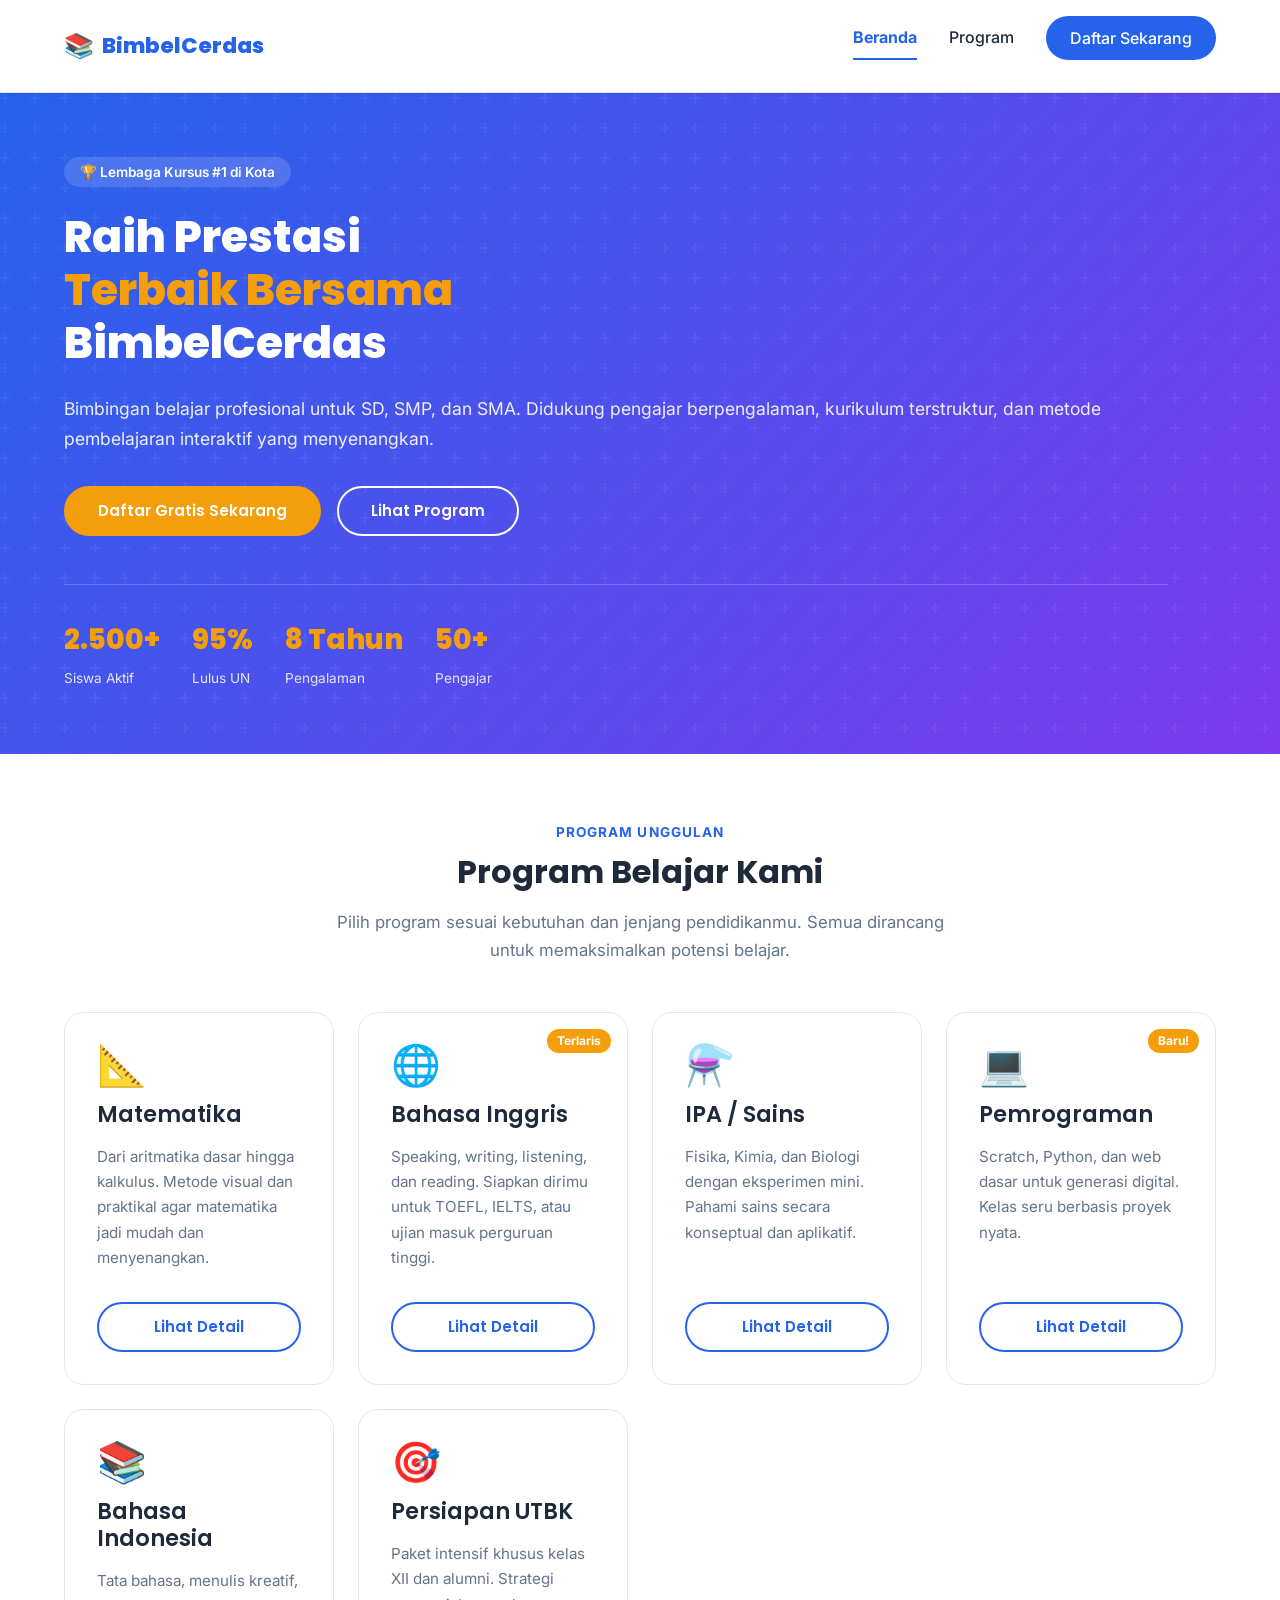
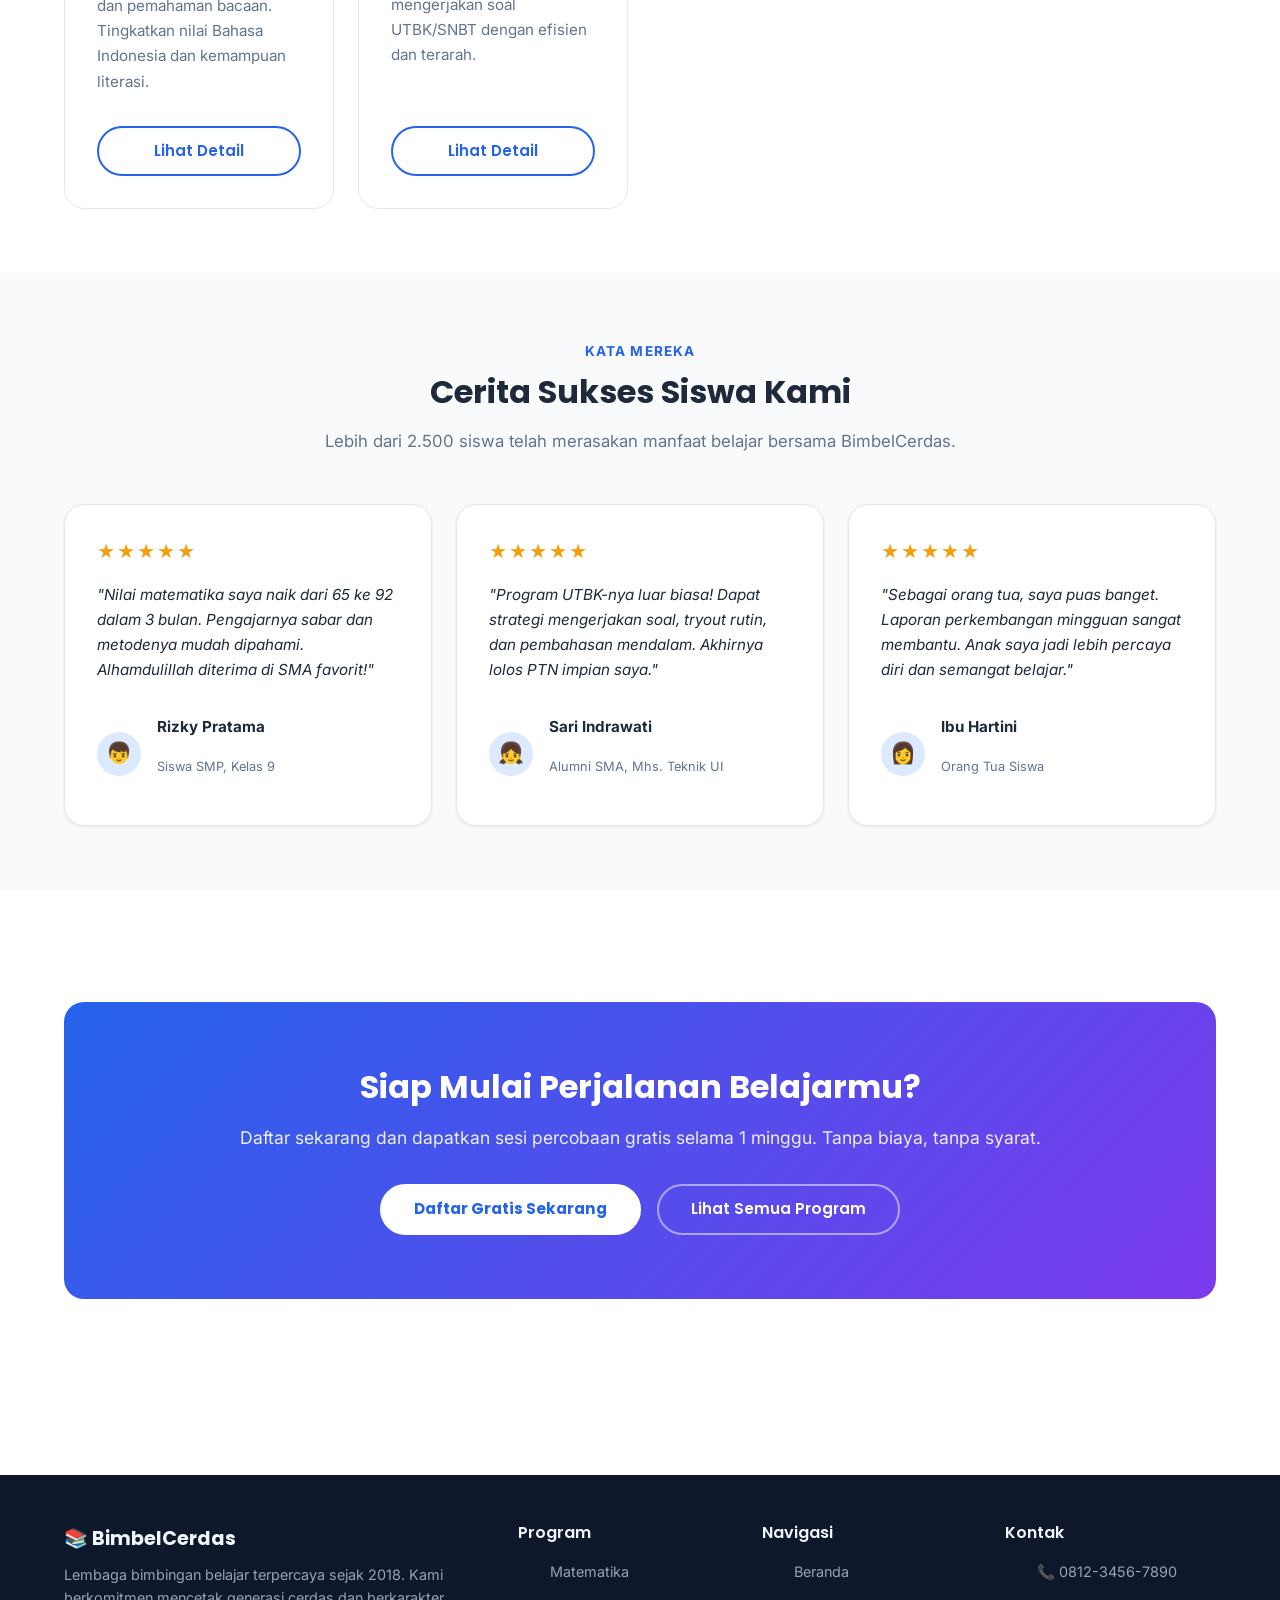
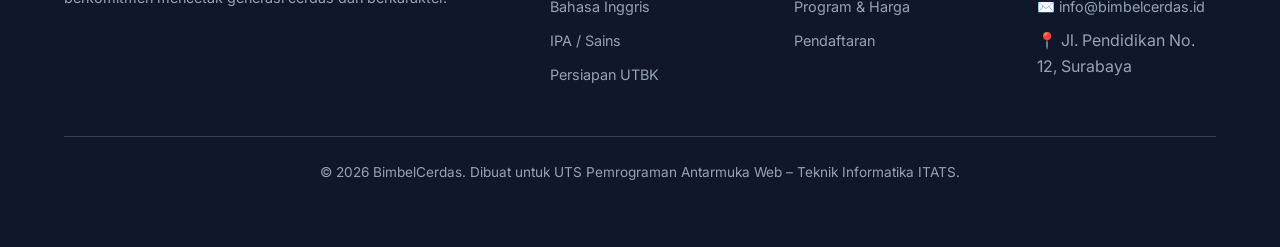
<file: index.html>
<!doctype html>
<html lang="id">
<head>
  <meta charset="UTF-8">
  <meta name="viewport" content="width=device-width, initial-scale=1.0">
  <title>BimbelCerdas – Bimbingan Belajar Terpercaya</title>
  <meta name="description" content="BimbelCerdas adalah lembaga bimbingan belajar berkualitas untuk SD, SMP, SMA dengan pengajar berpengalaman. Daftar sekarang dan raih prestasi terbaikmu!">
  <link rel="preconnect" href="https://fonts.googleapis.com">
  <link href="https://fonts.googleapis.com/css2?family=Poppins:wght@600;700;800&family=Inter:wght@400;500;600&display=swap" rel="stylesheet">
  <link rel="stylesheet" href="https://cdn.jsdelivr.net/npm/bootstrap@5.3.3/dist/css/bootstrap.min.css">
  <link rel="stylesheet" href="css/style.css">
</head>
<body>

  <a href="#konten-utama" class="skip-link">Lewati ke konten utama</a>

  <header>
    <div class="container">
      <nav class="nav-inner" aria-label="Navigasi utama">
        <a href="index.html" class="nav-logo" aria-label="BimbelCerdas – Halaman beranda">
          BimbelCerdas
        </a>
        <button class="nav-toggle" aria-expanded="false" aria-controls="nav-menu" aria-label="Buka menu navigasi"
          onclick="this.setAttribute('aria-expanded', this.getAttribute('aria-expanded')==='true' ? 'false' : 'true'); document.getElementById('nav-menu').classList.toggle('is-open')">
          ☰
        </button>
        <ul class="nav-links" id="nav-menu" role="list">
          <li><a href="index.html" aria-current="page">Beranda</a></li>
          <li><a href="katalog.html">Program</a></li>
          <li><a href="pendaftaran.html" class="nav-cta">Daftar Sekarang</a></li>
        </ul>
      </nav>
    </div>
  </header>

  <main id="konten-utama">

    <section class="hero" aria-labelledby="hero-heading">
      <div class="container">
        <div class="hero-layout">
          <div class="hero-text">
            <div class="hero-badge">
              🏆 Lembaga Kursus #1 di Kota
            </div>
            <h1 id="hero-heading">
              Raih Prestasi<br>
              <span>Terbaik Bersama</span><br>
              BimbelCerdas
            </h1>
            <p class="hero-desc">
              Bimbingan belajar profesional untuk SD, SMP, dan SMA. Didukung pengajar berpengalaman, kurikulum terstruktur, dan metode pembelajaran interaktif yang menyenangkan.
            </p>
            <div class="hero-actions">
              <a href="pendaftaran.html" class="btn btn-secondary">Daftar Gratis Sekarang</a>
              <a href="katalog.html" class="btn btn-outline" style="color:#fff;border-color:#fff;">Lihat Program</a>
            </div>
            <div class="hero-stats">
              <div class="hero-stat">
                <strong>2.500+</strong>
                <span>Siswa Aktif</span>
              </div>
              <div class="hero-stat">
                <strong>95%</strong>
                <span>Lulus UN</span>
              </div>
              <div class="hero-stat">
                <strong>8 Tahun</strong>
                <span>Pengalaman</span>
              </div>
              <div class="hero-stat">
                <strong>50+</strong>
                <span>Pengajar</span>
              </div>
            </div>
          </div>
        </div>
      </div>
    </section>

    <section aria-labelledby="layanan-heading">
      <div class="container">
        <div class="section-header">
          <span class="section-label">Program Unggulan</span>
          <h2 id="layanan-heading">Program Belajar Kami</h2>
          <p>Pilih program sesuai kebutuhan dan jenjang pendidikanmu. Semua dirancang untuk memaksimalkan potensi belajar.</p>
        </div>

        <div class="services-grid">
          <article class="service-card">
            <div class="service-icon" aria-hidden="true">📐</div>
            <h3>Matematika</h3>
            <p>Dari aritmatika dasar hingga kalkulus. Metode visual dan praktikal agar matematika jadi mudah dan menyenangkan.</p>
            <a href="katalog.html#matematika" class="btn btn-outline">Lihat Detail</a>
          </article>

          <article class="service-card">
            <div class="service-badge" aria-label="Paling populer">Terlaris</div>
            <div class="service-icon" aria-hidden="true">🌐</div>
            <h3>Bahasa Inggris</h3>
            <p>Speaking, writing, listening, dan reading. Siapkan dirimu untuk TOEFL, IELTS, atau ujian masuk perguruan tinggi.</p>
            <a href="katalog.html#bahasa-inggris" class="btn btn-outline">Lihat Detail</a>
          </article>

          <article class="service-card">
            <div class="service-icon" aria-hidden="true">⚗️</div>
            <h3>IPA / Sains</h3>
            <p>Fisika, Kimia, dan Biologi dengan eksperimen mini. Pahami sains secara konseptual dan aplikatif.</p>
            <a href="katalog.html#ipa" class="btn btn-outline">Lihat Detail</a>
          </article>

          <article class="service-card">
            <div class="service-badge" aria-label="Program baru">Baru!</div>
            <div class="service-icon" aria-hidden="true">💻</div>
            <h3>Pemrograman</h3>
            <p>Scratch, Python, dan web dasar untuk generasi digital. Kelas seru berbasis proyek nyata.</p>
            <a href="katalog.html#coding" class="btn btn-outline">Lihat Detail</a>
          </article>

          <article class="service-card">
            <div class="service-icon" aria-hidden="true">📚</div>
            <h3>Bahasa Indonesia</h3>
            <p>Tata bahasa, menulis kreatif, dan pemahaman bacaan. Tingkatkan nilai Bahasa Indonesia dan kemampuan literasi.</p>
            <a href="katalog.html#b-indo" class="btn btn-outline">Lihat Detail</a>
          </article>

          <article class="service-card">
            <div class="service-icon" aria-hidden="true">🎯</div>
            <h3>Persiapan UTBK</h3>
            <p>Paket intensif khusus kelas XII dan alumni. Strategi mengerjakan soal UTBK/SNBT dengan efisien dan terarah.</p>
            <a href="katalog.html#utbk" class="btn btn-outline">Lihat Detail</a>
          </article>
        </div>
      </div>
    </section>

    <section class="testimonials-bg" aria-labelledby="testimoni-heading">
      <div class="container">
        <div class="section-header">
          <span class="section-label">Kata Mereka</span>
          <h2 id="testimoni-heading">Cerita Sukses Siswa Kami</h2>
          <p>Lebih dari 2.500 siswa telah merasakan manfaat belajar bersama BimbelCerdas.</p>
      </div>

        <div class="testimonials-grid">
          <article class="testimonial-card">
            <div class="testimonial-stars" aria-label="Rating: 5 dari 5 bintang">★★★★★</div>
            <p class="testimonial-text">"Nilai matematika saya naik dari 65 ke 92 dalam 3 bulan. Pengajarnya sabar dan metodenya mudah dipahami. Alhamdulillah diterima di SMA favorit!"</p>
            <div class="testimonial-author">
              <div class="testimonial-avatar" aria-hidden="true">👦</div>
              <div>
                <p class="testimonial-name">Rizky Pratama</p>
                <p class="testimonial-role">Siswa SMP, Kelas 9</p>
              </div>
            </div>
          </article>

          <article class="testimonial-card">
            <div class="testimonial-stars" aria-label="Rating: 5 dari 5 bintang">★★★★★</div>
            <p class="testimonial-text">"Program UTBK-nya luar biasa! Dapat strategi mengerjakan soal, tryout rutin, dan pembahasan mendalam. Akhirnya lolos PTN impian saya."</p>
            <div class="testimonial-author">
              <div class="testimonial-avatar" aria-hidden="true">👧</div>
              <div>
                <p class="testimonial-name">Sari Indrawati</p>
                <p class="testimonial-role">Alumni SMA, Mhs. Teknik UI</p>
              </div>
            </div>
          </article>

          <article class="testimonial-card">
            <div class="testimonial-stars" aria-label="Rating: 5 dari 5 bintang">★★★★★</div>
            <p class="testimonial-text">"Sebagai orang tua, saya puas banget. Laporan perkembangan mingguan sangat membantu. Anak saya jadi lebih percaya diri dan semangat belajar."</p>
            <div class="testimonial-author">
              <div class="testimonial-avatar" aria-hidden="true">👩</div>
              <div>
                <p class="testimonial-name">Ibu Hartini</p>
                <p class="testimonial-role">Orang Tua Siswa</p>
              </div>
            </div>
          </article>
        </div>
      </div>
    </section>

    <section aria-labelledby="cta-heading">
      <div class="container">
        <div class="cta-section">
          <h2 id="cta-heading">Siap Mulai Perjalanan Belajarmu?</h2>
          <p>Daftar sekarang dan dapatkan sesi percobaan gratis selama 1 minggu. Tanpa biaya, tanpa syarat.</p>
          <div class="cta-actions">
            <a href="pendaftaran.html" class="btn btn-white">Daftar Gratis Sekarang</a>
            <a href="katalog.html" class="btn btn-outline" style="color:#fff;border-color:rgba(255,255,255,0.5)">Lihat Semua Program</a>
          </div>
        </div>
      </div>
    </section>

  </main>

  <footer>
    <div class="container">
      <div class="footer-grid">
        <div class="footer-brand">
          <strong>📚 BimbelCerdas</strong>
          <p>Lembaga bimbingan belajar terpercaya sejak 2018. Kami berkomitmen mencetak generasi cerdas dan berkarakter.</p>
        </div>
        <nav class="footer-col" aria-label="Navigasi program">
          <h4>Program</h4>
          <ul>
            <li><a href="katalog.html#matematika">Matematika</a></li>
            <li><a href="katalog.html#bahasa-inggris">Bahasa Inggris</a></li>
            <li><a href="katalog.html#ipa">IPA / Sains</a></li>
            <li><a href="katalog.html#utbk">Persiapan UTBK</a></li>
          </ul>
        </nav>
        <nav class="footer-col" aria-label="Navigasi halaman">
          <h4>Navigasi</h4>
          <ul>
            <li><a href="index.html">Beranda</a></li>
            <li><a href="katalog.html">Program & Harga</a></li>
            <li><a href="pendaftaran.html">Pendaftaran</a></li>
          </ul>
        </nav>
        <div class="footer-col">
          <h4>Kontak</h4>
          <ul>
            <li><a href="tel:+6281234567890">📞 0812-3456-7890</a></li>
            <li><a href="mailto:info@bimbelcerdas.id">✉️ info@bimbelcerdas.id</a></li>
            <li><span>📍 Jl. Pendidikan No. 12, Surabaya</span></li>
          </ul>
        </div>
      </div>
      <div class="footer-bottom">
        <p>&copy; 2026 BimbelCerdas. Dibuat untuk UTS Pemrograman Antarmuka Web – Teknik Informatika ITATS.</p>
      </div>
    </div>
  </footer>

  <script src="https://cdn.jsdelivr.net/npm/bootstrap@5.3.3/dist/js/bootstrap.bundle.min.js"></script>
</body>
</html>
</file>
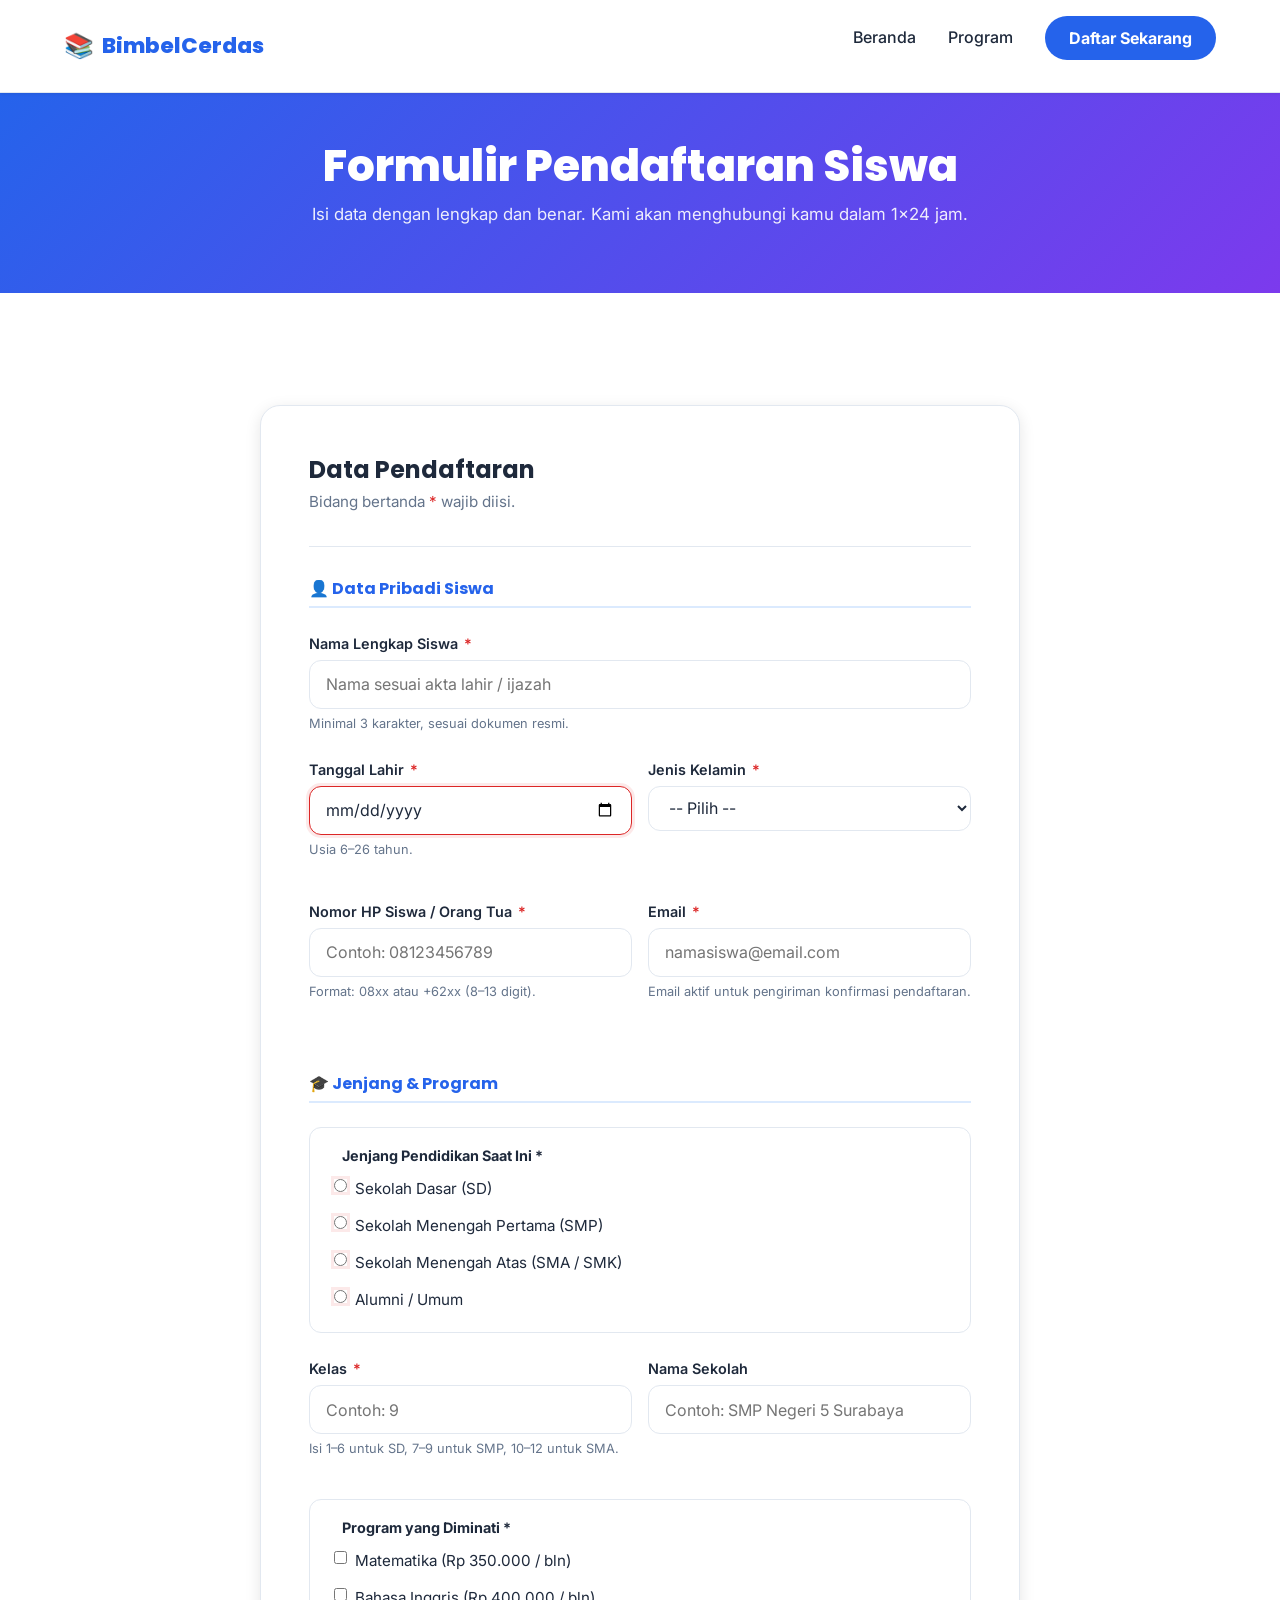
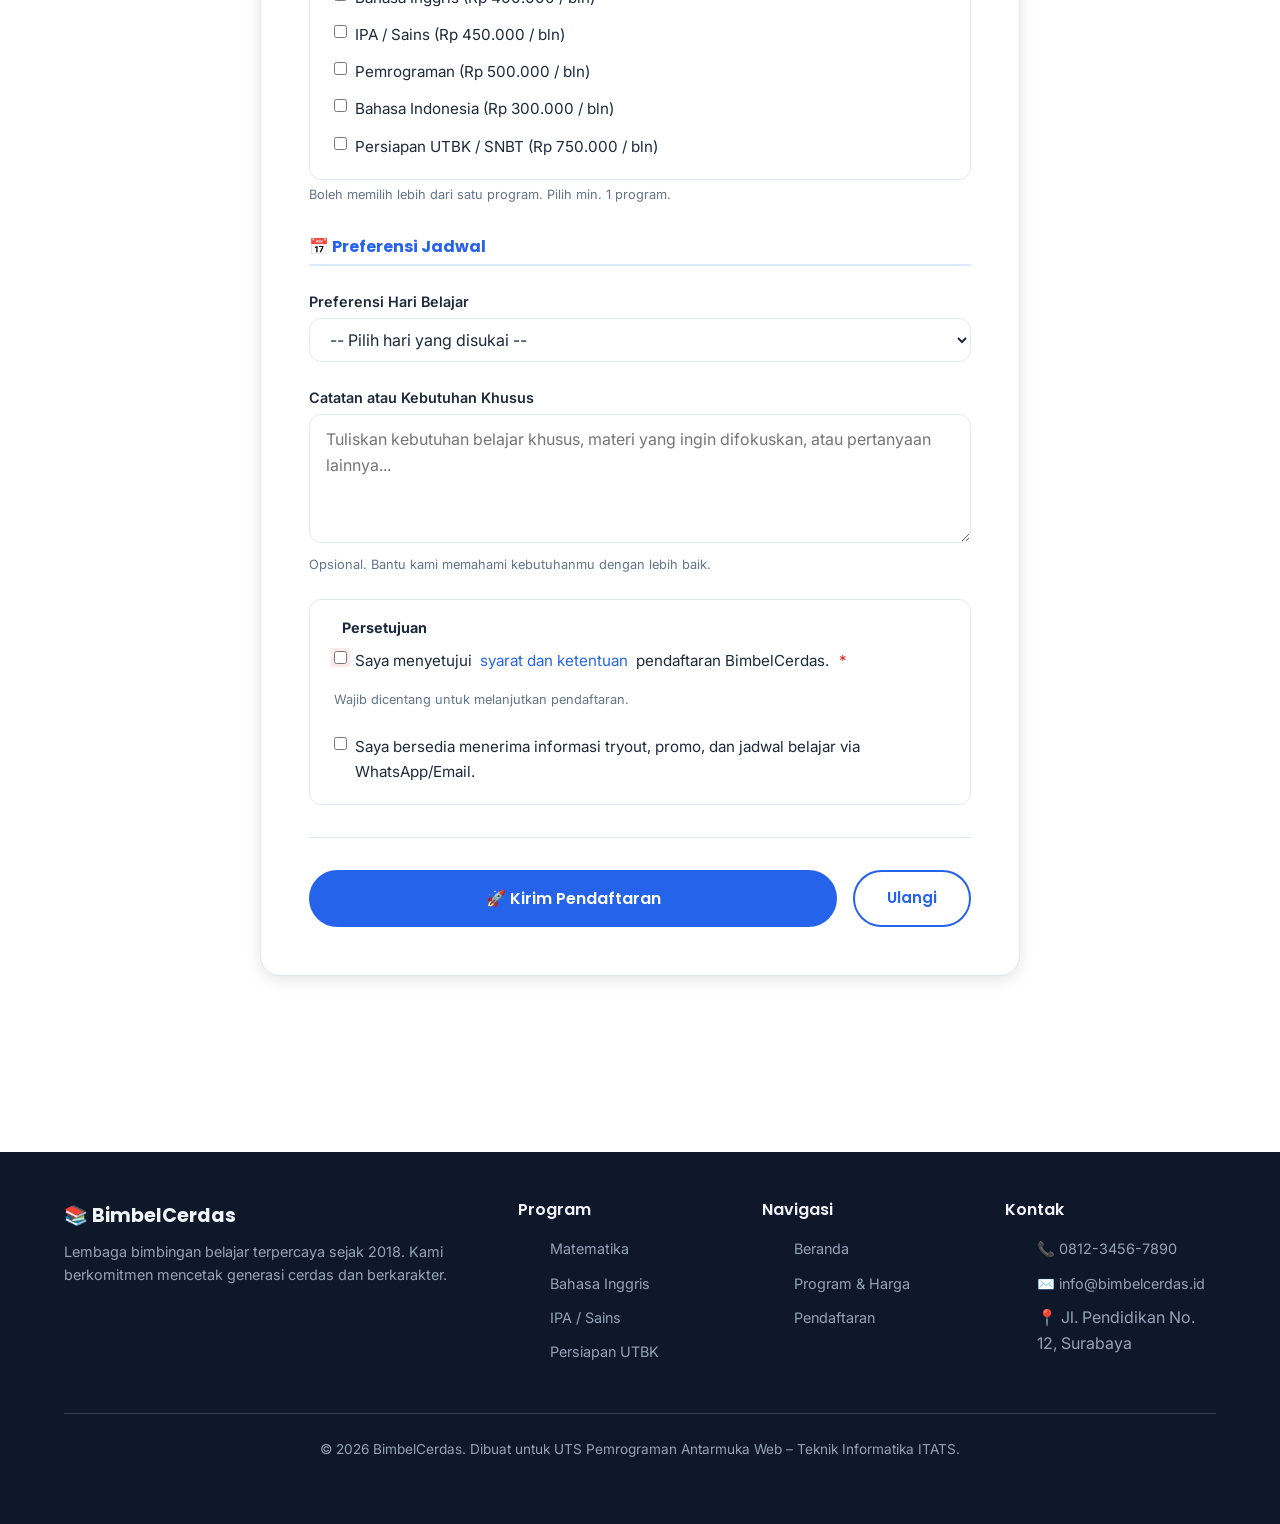
<file: pendaftaran.html>
<!doctype html>
<html lang="id">
<head>
  <meta charset="UTF-8">
  <meta name="viewport" content="width=device-width, initial-scale=1.0">
  <title>Formulir Pendaftaran Siswa – BimbelCerdas</title>
  <meta name="description" content="Daftarkan dirimu di BimbelCerdas. Isi formulir pendaftaran siswa baru untuk program kursus pilihan. Proses mudah dan cepat!">
  <link rel="preconnect" href="https://fonts.googleapis.com">
  <link href="https://fonts.googleapis.com/css2?family=Poppins:wght@600;700;800&family=Inter:wght@400;500;600&display=swap" rel="stylesheet">
  <link rel="stylesheet" href="https://cdn.jsdelivr.net/npm/bootstrap@5.3.3/dist/css/bootstrap.min.css">
  <link rel="stylesheet" href="css/style.css">
</head>
<body>

  <a href="#konten-utama" class="skip-link">Lewati ke konten utama</a>

  <header>
    <div class="container">
      <nav class="nav-inner" aria-label="Navigasi utama">
        <a href="index.html" class="nav-logo" aria-label="BimbelCerdas – Halaman beranda">
          BimbelCerdas
        </a>
        <button class="nav-toggle" aria-expanded="false" aria-controls="nav-menu" aria-label="Buka menu navigasi"
          onclick="this.setAttribute('aria-expanded', this.getAttribute('aria-expanded')==='true' ? 'false' : 'true'); document.getElementById('nav-menu').classList.toggle('is-open')">
          ☰
        </button>
        <ul class="nav-links" id="nav-menu" role="list">
          <li><a href="index.html">Beranda</a></li>
          <li><a href="katalog.html">Program</a></li>
          <li><a href="pendaftaran.html" class="nav-cta" aria-current="page">Daftar Sekarang</a></li>
        </ul>
      </nav>
    </div>
  </header>


  <main id="konten-utama">

    <div class="form-page-hero" aria-label="Header halaman pendaftaran">
      <div class="container">
        <h1>Formulir Pendaftaran Siswa</h1>
        <p>Isi data dengan lengkap dan benar. Kami akan menghubungi kamu dalam 1×24 jam.</p>
      </div>
    </div>

    <div class="container">
      <div class="form-layout">

        <section aria-labelledby="form-heading">
          <div class="form-container">
            <h2 class="form-title" id="form-heading">Data Pendaftaran</h2>
            <p class="form-subtitle">Bidang bertanda <span style="color:#dc2626">*</span> wajib diisi.</p>

            <form
              method="get"
              action="terima-kasih.html"
              novalidate
              aria-label="Formulir pendaftaran siswa BimbelCerdas"
            >

              <h3 class="form-section-title">👤 Data Pribadi Siswa</h3>

              <div class="form-group">
                <label for="nama-lengkap">
                  Nama Lengkap Siswa <span class="required" aria-hidden="true">*</span>
                </label>
                <input
                  type="text"
                  id="nama-lengkap"
                  name="nama_lengkap"
                  required
                  minlength="3"
                  maxlength="100"
                  placeholder="Nama sesuai akta lahir / ijazah"
                  autocomplete="name"
                  aria-required="true"
                  aria-describedby="nama-hint"
                >
                <p id="nama-hint" class="hint-text">Minimal 3 karakter, sesuai dokumen resmi.</p>
              </div>

              <div class="form-row">
                <div class="form-group">
                  <label for="tanggal-lahir">
                    Tanggal Lahir <span class="required" aria-hidden="true">*</span>
                  </label>
                  <input
                    type="date"
                    id="tanggal-lahir"
                    name="tanggal_lahir"
                    required
                    min="2000-01-01"
                    max="2020-12-31"
                    autocomplete="bday"
                    aria-required="true"
                    aria-describedby="tgl-hint"
                  >
                  <p id="tgl-hint" class="hint-text">Usia 6–26 tahun.</p>
                </div>

                <div class="form-group">
                  <label for="jenis-kelamin">
                    Jenis Kelamin <span class="required" aria-hidden="true">*</span>
                  </label>
                  <select
                    id="jenis-kelamin"
                    name="jenis_kelamin"
                    required
                    autocomplete="sex"
                    aria-required="true"
                  >
                    <option value="" disabled selected>-- Pilih --</option>
                    <option value="laki-laki">Laki-laki</option>
                    <option value="perempuan">Perempuan</option>
                  </select>
                </div>
              </div>

              <div class="form-row">
                <div class="form-group">
                  <label for="no-hp">
                    Nomor HP Siswa / Orang Tua <span class="required" aria-hidden="true">*</span>
                  </label>
                  <input
                    type="tel"
                    id="no-hp"
                    name="no_hp"
                    required
                    pattern="^(\+62|62|0)[0-9]{8,13}$"
                    placeholder="Contoh: 08123456789"
                    inputmode="tel"
                    autocomplete="tel"
                    aria-required="true"
                    aria-describedby="hp-hint"
                  >
                  <p id="hp-hint" class="hint-text">Format: 08xx atau +62xx (8–13 digit).</p>
                </div>

                <div class="form-group">
                  <label for="email">
                    Email <span class="required" aria-hidden="true">*</span>
                  </label>
                  <input
                    type="email"
                    id="email"
                    name="email"
                    required
                    placeholder="namasiswa@email.com"
                    inputmode="email"
                    autocomplete="email"
                    aria-required="true"
                    aria-describedby="email-hint"
                  >
                  <p id="email-hint" class="hint-text">Email aktif untuk pengiriman konfirmasi pendaftaran.</p>
                </div>
              </div>

              <h3 class="form-section-title" style="margin-top:var(--space-xl);">🎓 Jenjang & Program</h3>

              <div class="form-group">
                <fieldset aria-required="true">
                  <legend>Jenjang Pendidikan Saat Ini <span class="required" aria-hidden="true">*</span></legend>
                  <div class="radio-group" role="radiogroup">
                    <label class="radio-label">
                      <input type="radio" name="jenjang" value="sd" required>
                      Sekolah Dasar (SD)
                    </label>
                    <label class="radio-label">
                      <input type="radio" name="jenjang" value="smp">
                      Sekolah Menengah Pertama (SMP)
                    </label>
                    <label class="radio-label">
                      <input type="radio" name="jenjang" value="sma">
                      Sekolah Menengah Atas (SMA / SMK)
                    </label>
                    <label class="radio-label">
                      <input type="radio" name="jenjang" value="alumni">
                      Alumni / Umum
                    </label>
                  </div>
                </fieldset>
              </div>

              <div class="form-row">
                <div class="form-group">
                  <label for="kelas">
                    Kelas <span class="required" aria-hidden="true">*</span>
                  </label>
                  <input
                    type="number"
                    id="kelas"
                    name="kelas"
                    required
                    min="1"
                    max="12"
                    placeholder="Contoh: 9"
                    inputmode="numeric"
                    aria-required="true"
                    aria-describedby="kelas-hint"
                  >
                  <p id="kelas-hint" class="hint-text">Isi 1–6 untuk SD, 7–9 untuk SMP, 10–12 untuk SMA.</p>
                </div>

                <div class="form-group">
                  <label for="nama-sekolah">
                    Nama Sekolah
                  </label>
                  <input
                    type="text"
                    id="nama-sekolah"
                    name="nama_sekolah"
                    placeholder="Contoh: SMP Negeri 5 Surabaya"
                    autocomplete="organization"
                  >
                </div>
              </div>

              <div class="form-group">
                <fieldset aria-required="true" aria-describedby="program-hint">
                  <legend>Program yang Diminati <span class="required" aria-hidden="true">*</span></legend>
                  <div class="checkbox-group">
                    <label class="checkbox-label">
                      <input type="checkbox" name="program[]" value="matematika">
                      Matematika (Rp 350.000 / bln)
                    </label>
                    <label class="checkbox-label">
                      <input type="checkbox" name="program[]" value="bahasa-inggris">
                      Bahasa Inggris (Rp 400.000 / bln)
                    </label>
                    <label class="checkbox-label">
                      <input type="checkbox" name="program[]" value="ipa">
                      IPA / Sains (Rp 450.000 / bln)
                    </label>
                    <label class="checkbox-label">
                      <input type="checkbox" name="program[]" value="coding">
                      Pemrograman (Rp 500.000 / bln)
                    </label>
                    <label class="checkbox-label">
                      <input type="checkbox" name="program[]" value="b-indonesia">
                      Bahasa Indonesia (Rp 300.000 / bln)
                    </label>
                    <label class="checkbox-label">
                      <input type="checkbox" name="program[]" value="utbk">
                      Persiapan UTBK / SNBT (Rp 750.000 / bln)
                    </label>
                  </div>
                </fieldset>
                <p id="program-hint" class="hint-text">Boleh memilih lebih dari satu program. Pilih min. 1 program.</p>
              </div>

              <h3 class="form-section-title" style="margin-top:var(--space-xl);">📅 Preferensi Jadwal</h3>

              <div class="form-group">
                <label for="preferensi-hari">
                  Preferensi Hari Belajar
                </label>
                <select
                  id="preferensi-hari"
                  name="preferensi_hari"
                  autocomplete="off"
                >
                  <option value="" disabled selected>-- Pilih hari yang disukai --</option>
                  <option value="senin-rabu-jumat">Senin, Rabu, Jumat</option>
                  <option value="selasa-kamis-sabtu">Selasa, Kamis, Sabtu</option>
                  <option value="sabtu-minggu">Sabtu & Minggu saja</option>
                  <option value="fleksibel">Fleksibel (bisa diatur)</option>
                </select>
              </div>

              <div class="form-group">
                <label for="catatan">
                  Catatan atau Kebutuhan Khusus
                </label>
                <textarea
                  id="catatan"
                  name="catatan"
                  rows="4"
                  placeholder="Tuliskan kebutuhan belajar khusus, materi yang ingin difokuskan, atau pertanyaan lainnya..."
                  aria-describedby="catatan-hint"
                ></textarea>
                <p id="catatan-hint" class="hint-text">Opsional. Bantu kami memahami kebutuhanmu dengan lebih baik.</p>
              </div>

              <div class="form-group" style="margin-top:var(--space-lg);">
                <fieldset>
                  <legend>Persetujuan</legend>
                  <div class="checkbox-group">
                    <label class="checkbox-label">
                      <input
                        type="checkbox"
                        name="setuju_syarat"
                        value="ya"
                        required
                        aria-required="true"
                        aria-describedby="syarat-hint"
                      >
                      Saya menyetujui <a href="#" style="color:var(--color-primary);">syarat dan ketentuan</a> pendaftaran BimbelCerdas. <span class="required" aria-hidden="true">*</span>
                    </label>
                    <p id="syarat-hint" class="hint-text">Wajib dicentang untuk melanjutkan pendaftaran.</p>
                    <label class="checkbox-label">
                      <input type="checkbox" name="newsletter" value="ya">
                      Saya bersedia menerima informasi tryout, promo, dan jadwal belajar via WhatsApp/Email.
                    </label>
                  </div>
                </fieldset>
              </div>

              <div class="form-actions">
                <button type="submit" class="btn btn-primary form-submit">
                  🚀 Kirim Pendaftaran
                </button>
                <button type="reset" class="btn btn-outline">
                  Ulangi
                </button>
              </div>

            </form>
          </div>
        </section>
      </div>
    </div>
  </main>

  <footer>
    <div class="container">
      <div class="footer-grid">
        <div class="footer-brand">
          <strong>📚 BimbelCerdas</strong>
          <p>Lembaga bimbingan belajar terpercaya sejak 2018. Kami berkomitmen mencetak generasi cerdas dan berkarakter.</p>
        </div>
        <nav class="footer-col" aria-label="Navigasi program">
          <h4>Program</h4>
          <ul>
            <li><a href="katalog.html#matematika">Matematika</a></li>
            <li><a href="katalog.html#bahasa-inggris">Bahasa Inggris</a></li>
            <li><a href="katalog.html#ipa">IPA / Sains</a></li>
            <li><a href="katalog.html#utbk">Persiapan UTBK</a></li>
          </ul>
        </nav>
        <nav class="footer-col" aria-label="Navigasi halaman">
          <h4>Navigasi</h4>
          <ul>
            <li><a href="index.html">Beranda</a></li>
            <li><a href="katalog.html">Program & Harga</a></li>
            <li><a href="pendaftaran.html">Pendaftaran</a></li>
          </ul>
        </nav>
        <div class="footer-col">
          <h4>Kontak</h4>
          <ul>
            <li><a href="tel:+6281234567890">📞 0812-3456-7890</a></li>
            <li><a href="mailto:info@bimbelcerdas.id">✉️ info@bimbelcerdas.id</a></li>
            <li><span>📍 Jl. Pendidikan No. 12, Surabaya</span></li>
          </ul>
        </div>
      </div>
      <div class="footer-bottom">
        <p>&copy; 2026 BimbelCerdas. Dibuat untuk UTS Pemrograman Antarmuka Web – Teknik Informatika ITATS.</p>
      </div>
    </div>
  </footer>

  <script src="https://cdn.jsdelivr.net/npm/bootstrap@5.3.3/dist/js/bootstrap.bundle.min.js"></script>
</body>
</html>
</file>
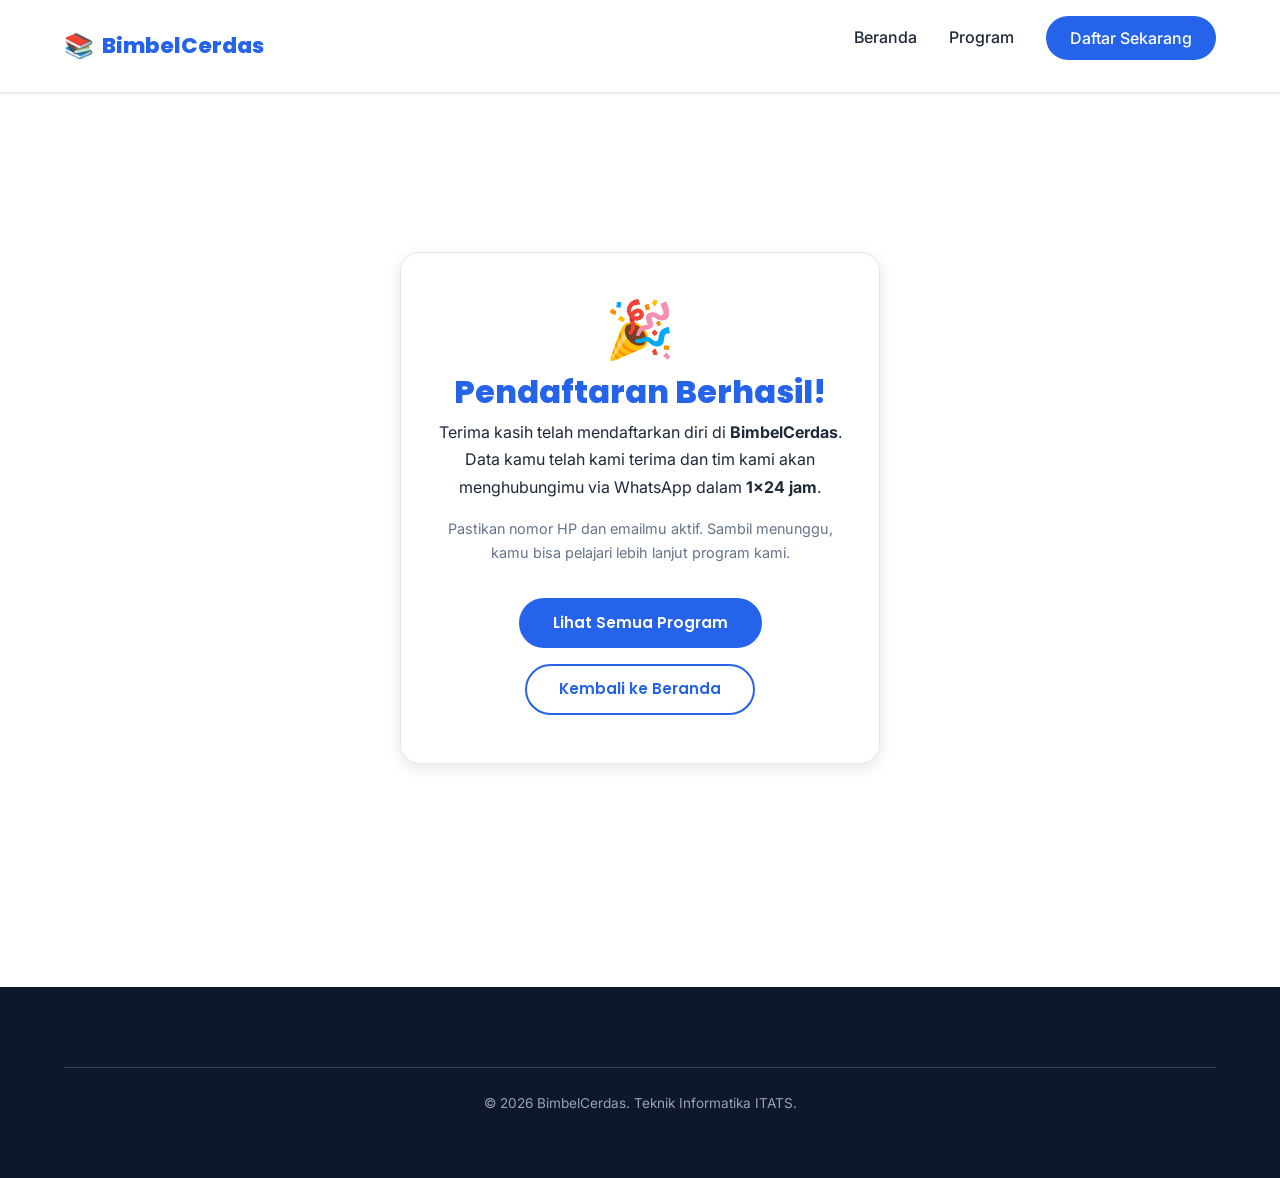
<file: terima-kasih.html>
<!doctype html>
<html lang="id">
<head>
  <meta charset="UTF-8">
  <meta name="viewport" content="width=device-width, initial-scale=1.0">
  <title>Pendaftaran Berhasil! – BimbelCerdas</title>
  <meta name="description" content="Terima kasih telah mendaftar di BimbelCerdas. Tim kami akan menghubungi kamu segera.">
  <link rel="preconnect" href="https://fonts.googleapis.com">
  <link href="https://fonts.googleapis.com/css2?family=Poppins:wght@600;700;800&family=Inter:wght@400;500;600&display=swap" rel="stylesheet">
  <link rel="stylesheet" href="https://cdn.jsdelivr.net/npm/bootstrap@5.3.3/dist/css/bootstrap.min.css">
  <link rel="stylesheet" href="css/style.css">
</head>
<body>

  <a href="#konten-utama" class="skip-link">Lewati ke konten utama</a>

  <header>
    <div class="container">
      <nav class="nav-inner" aria-label="Navigasi utama">
        <a href="index.html" class="nav-logo">BimbelCerdas</a>
        <ul class="nav-links" role="list">
          <li><a href="index.html">Beranda</a></li>
          <li><a href="katalog.html">Program</a></li>
          <li><a href="pendaftaran.html" class="nav-cta">Daftar Sekarang</a></li>
        </ul>
      </nav>
    </div>
  </header>

  <main id="konten-utama">
    <section class="thankyou-section" aria-labelledby="thankyou-heading">
      <div class="container">
        <div class="thankyou-card">
          <span class="thankyou-icon" aria-hidden="true" role="img">🎉</span>
          <h1 id="thankyou-heading">Pendaftaran Berhasil!</h1>
          <p>Terima kasih telah mendaftarkan diri di <strong>BimbelCerdas</strong>. Data kamu telah kami terima dan tim kami akan menghubungimu via WhatsApp dalam <strong>1×24 jam</strong>.</p>
          <p style="font-size:0.9rem;color:var(--color-text-muted);margin-bottom:var(--space-xl);">
            Pastikan nomor HP dan emailmu aktif. Sambil menunggu, kamu bisa pelajari lebih lanjut program kami.
          </p>
          <div style="display:flex;flex-wrap:wrap;gap:1rem;justify-content:center;">
            <a href="katalog.html" class="btn btn-primary">Lihat Semua Program</a>
            <a href="index.html" class="btn btn-outline">Kembali ke Beranda</a>
          </div>
        </div>
      </div>
    </section>
  </main>

  <footer>
    <div class="container">
      <div class="footer-bottom">
        <p>&copy; 2026 BimbelCerdas. Teknik Informatika ITATS.</p>
      </div>
    </div>
  </footer>

  <script src="https://cdn.jsdelivr.net/npm/bootstrap@5.3.3/dist/js/bootstrap.bundle.min.js"></script>
</body>
</html>
</file>
<file: css/style.css>
:root {
  --color-primary: #2563eb;
  --color-primary-dark: #1d4ed8;
  --color-primary-light: #dbeafe;
  --color-secondary: #f59e0b;
  --color-secondary-dark: #d97706;
  --color-accent: #10b981;
  --color-bg: #ffffff;
  --color-bg-alt: #f8fafc;
  --color-bg-dark: #0f172a;
  --color-text: #1e293b;
  --color-text-muted: #64748b;
  --color-text-light: #94a3b8;
  --color-border: #e2e8f0;
  --color-card-bg: #ffffff;

  --font-heading: 'Poppins', sans-serif;
  --font-body: 'Inter', sans-serif;
  --font-size-base: 1rem;
  --line-height-body: 1.65;

  --space-xs: 0.25rem;
  --space-sm: 0.5rem;
  --space-md: 1rem;
  --space-lg: 1.5rem;
  --space-xl: 2rem;
  --space-2xl: 3rem;
  --space-3xl: 4rem;

  --radius-sm: 0.375rem;
  --radius-md: 0.75rem;
  --radius-lg: 1.25rem;
  --radius-full: 9999px;

  --shadow-sm: 0 1px 3px rgba(0,0,0,0.08);
  --shadow-md: 0 4px 16px rgba(0,0,0,0.10);
  --shadow-lg: 0 8px 32px rgba(0,0,0,0.12);

  --transition: 0.25s ease;
}

@media (prefers-color-scheme: dark) {
  :root {
    --color-bg: #0f172a;
    --color-bg-alt: #1e293b;
    --color-text: #f1f5f9;
    --color-text-muted: #94a3b8;
    --color-text-light: #64748b;
    --color-border: #334155;
    --color-card-bg: #1e293b;
    --color-primary-light: #1e3a8a;
  }
}

*,
*::before,
*::after {
  box-sizing: border-box;
  margin: 0;
  padding: 0;
}

html {
  scroll-behavior: smooth;
}

body {
  font-family: var(--font-body);
  font-size: var(--font-size-base);
  line-height: var(--line-height-body);
  color: var(--color-text);
  background-color: var(--color-bg);
}

img {
  max-width: 100%;
  height: auto;
  display: block;
}

a {
  color: var(--color-primary);
  text-decoration: none;
}

a:hover {
  text-decoration: underline;
}

ul {
  list-style: none;
}

.skip-link {
  position: absolute;
  top: -100%;
  left: var(--space-md);
  background: var(--color-primary);
  color: #fff;
  padding: var(--space-sm) var(--space-md);
  border-radius: var(--radius-sm);
  font-weight: 600;
  z-index: 9999;
  transition: top var(--transition);
}

.skip-link:focus {
  top: var(--space-sm);
}

h1 {
  font-family: var(--font-heading);
  font-size: clamp(1.75rem, 5vw, 2.75rem);
  font-weight: 800;
  line-height: 1.2;
}

h2 {
  font-family: var(--font-heading);
  font-size: clamp(1.4rem, 3vw, 2rem);
  font-weight: 700;
  line-height: 1.3;
}

h3 {
  font-family: var(--font-heading);
  font-size: clamp(1.1rem, 2.5vw, 1.4rem);
  font-weight: 600;
}

h4 {
  font-family: var(--font-heading);
  font-size: 1.1rem;
  font-weight: 600;
}

.container {
  width: 100%;
  max-width: 1200px;
  margin-inline: auto;
  padding-inline: var(--space-lg);
}

header {
  position: sticky;
  top: 0;
  z-index: 100;
  background-color: var(--color-bg);
  border-bottom: 1px solid var(--color-border);
  box-shadow: var(--shadow-sm);
}

.nav-inner {
  display: flex;
  align-items: center;
  justify-content: space-between;
  gap: var(--space-lg);
  padding-block: var(--space-md);
}

.nav-logo {
  font-family: var(--font-heading);
  font-size: 1.35rem;
  font-weight: 800;
  color: var(--color-primary);
  text-decoration: none;
  display: flex;
  align-items: center;
  gap: var(--space-sm);
}

.nav-logo::before {
  content: "📚";
  font-size: 1.5rem;
}

.nav-links {
  display: flex;
  align-items: center;
  gap: var(--space-xl);
}

.nav-links a {
  color: var(--color-text);
  font-weight: 500;
  text-decoration: none;
  padding-block: var(--space-xs);
  border-bottom: 2px solid transparent;
  transition: color var(--transition), border-color var(--transition);
  min-height: 44px;
  display: inline-flex;
  align-items: center;
}

.nav-links a:hover {
  color: var(--color-primary);
  text-decoration: none;
  border-bottom-color: var(--color-primary);
}

.nav-links a[aria-current="page"] {
  color: var(--color-primary);
  border-bottom-color: var(--color-primary);
  font-weight: 700;
}

.nav-cta {
  background: var(--color-primary);
  color: #fff !important;
  padding: var(--space-sm) var(--space-lg) !important;
  border-radius: var(--radius-full);
  border-bottom: none !important;
  min-height: 44px;
}

.nav-cta:hover {
  background: var(--color-primary-dark);
  color: #fff !important;
  text-decoration: none !important;
}

.nav-toggle {
  display: none;
  background: none;
  border: none;
  cursor: pointer;
  padding: var(--space-sm);
  min-width: 44px;
  min-height: 44px;
  align-items: center;
  justify-content: center;
  color: var(--color-text);
  font-size: 1.5rem;
}

footer {
  background-color: var(--color-bg-dark);
  color: #94a3b8;
  padding-block: var(--space-2xl);
  margin-top: var(--space-3xl);
}

.footer-grid {
  display: grid;
  grid-template-columns: 1fr;
  gap: var(--space-xl);
}

.footer-brand strong {
  font-family: var(--font-heading);
  font-size: 1.2rem;
  color: #f1f5f9;
  display: block;
  margin-bottom: var(--space-sm);
}

.footer-brand p {
  font-size: 0.9rem;
  line-height: 1.6;
}

.footer-col h4 {
  color: #f1f5f9;
  margin-bottom: var(--space-md);
  font-size: 1rem;
}

.footer-col ul {
  display: flex;
  flex-direction: column;
  gap: var(--space-sm);
}

.footer-col a {
  color: #94a3b8;
  font-size: 0.9rem;
  transition: color var(--transition);
}

.footer-col a:hover {
  color: #fff;
  text-decoration: none;
}

.footer-bottom {
  border-top: 1px solid #334155;
  margin-top: var(--space-xl);
  padding-top: var(--space-lg);
  font-size: 0.85rem;
  text-align: center;
}

.btn {
  display: inline-flex;
  align-items: center;
  justify-content: center;
  gap: var(--space-sm);
  padding: 0.75rem var(--space-xl);
  border-radius: var(--radius-full);
  font-family: var(--font-heading);
  font-weight: 600;
  font-size: 0.95rem;
  cursor: pointer;
  border: 2px solid transparent;
  transition: all var(--transition);
  min-height: 44px;
  text-decoration: none;
}

.btn-primary {
  background: var(--color-primary);
  color: #fff;
  border-color: var(--color-primary);
}

.btn-primary:hover {
  background: var(--color-primary-dark);
  border-color: var(--color-primary-dark);
  color: #fff;
  text-decoration: none;
}

.btn-outline {
  background: transparent;
  color: var(--color-primary);
  border-color: var(--color-primary);
}

.btn-outline:hover {
  background: var(--color-primary);
  color: #fff;
  text-decoration: none;
}

.btn-secondary {
  background: var(--color-secondary);
  color: #fff;
  border-color: var(--color-secondary);
}

.btn-secondary:hover {
  background: var(--color-secondary-dark);
  border-color: var(--color-secondary-dark);
  color: #fff;
  text-decoration: none;
}

:focus-visible {
  outline: 3px solid var(--color-secondary);
  outline-offset: 3px;
  border-radius: var(--radius-sm);
}

/* ---- Hero (Beranda) ---- */
.hero {
  background: linear-gradient(135deg, var(--color-primary) 0%, #7c3aed 100%);
  color: #fff;
  padding-block: var(--space-3xl);
  overflow: hidden;
  position: relative;
}

.hero::before {
  content: "";
  position: absolute;
  inset: 0;
  background: url("data:image/svg+xml,%3Csvg width='60' height='60' viewBox='0 0 60 60' xmlns='http://www.w3.org/2000/svg'%3E%3Cg fill='none' fill-rule='evenodd'%3E%3Cg fill='%23ffffff' fill-opacity='0.05'%3E%3Cpath d='M36 34v-4h-2v4h-4v2h4v4h2v-4h4v-2h-4zm0-30V0h-2v4h-4v2h4v4h2V6h4V4h-4zM6 34v-4H4v4H0v2h4v4h2v-4h4v-2H6zM6 4V0H4v4H0v2h4v4h2V6h4V4H6z'/%3E%3C/g%3E%3C/g%3E%3C/svg%3E");
}

.hero-layout {
  display: grid;
  grid-template-areas:
    "text"
    "visual";
  gap: var(--space-2xl);
  align-items: center;
  position: relative;
}

.hero-text {
  grid-area: text;
}

.hero-visual {
  grid-area: visual;
  display: flex;
  justify-content: center;
}

.hero-badge {
  display: inline-flex;
  align-items: center;
  gap: var(--space-sm);
  background: rgba(255,255,255,0.15);
  color: #fff;
  padding: var(--space-xs) var(--space-md);
  border-radius: var(--radius-full);
  font-size: 0.85rem;
  font-weight: 600;
  margin-bottom: var(--space-lg);
  backdrop-filter: blur(4px);
}

.hero h1 {
  color: #fff;
  margin-bottom: var(--space-lg);
}

.hero h1 span {
  color: var(--color-secondary);
}

.hero-desc {
  font-size: 1.1rem;
  opacity: 0.9;
  margin-bottom: var(--space-xl);
  line-height: 1.7;
}

.hero-actions {
  display: flex;
  flex-wrap: wrap;
  gap: var(--space-md);
  align-items: center;
}

.hero-stats {
  display: flex;
  flex-wrap: wrap;
  gap: var(--space-xl);
  margin-top: var(--space-2xl);
  padding-top: var(--space-xl);
  border-top: 1px solid rgba(255,255,255,0.2);
}

.hero-stat strong {
  display: block;
  font-size: 1.75rem;
  font-family: var(--font-heading);
  font-weight: 800;
  color: var(--color-secondary);
}

.hero-stat span {
  font-size: 0.85rem;
  opacity: 0.85;
}

.hero-card {
  background: rgba(255,255,255,0.12);
  backdrop-filter: blur(10px);
  border: 1px solid rgba(255,255,255,0.2);
  border-radius: var(--radius-lg);
  padding: var(--space-xl);
  max-width: 320px;
  width: 100%;
}

.hero-card-title {
  font-family: var(--font-heading);
  font-weight: 700;
  font-size: 1.1rem;
  margin-bottom: var(--space-md);
  color: #fff;
}

.hero-card-item {
  display: flex;
  align-items: center;
  gap: var(--space-sm);
  padding-block: var(--space-sm);
  border-bottom: 1px solid rgba(255,255,255,0.1);
  color: rgba(255,255,255,0.9);
  font-size: 0.9rem;
}

.hero-card-item:last-child {
  border-bottom: none;
}

.hero-card-item::before {
  content: "✓";
  display: inline-flex;
  align-items: center;
  justify-content: center;
  width: 20px;
  height: 20px;
  background: var(--color-accent);
  color: #fff;
  border-radius: 50%;
  font-size: 0.7rem;
  font-weight: 700;
  flex-shrink: 0;
}


section {
  padding-block: var(--space-3xl);
}

.section-header {
  text-align: center;
  max-width: 640px;
  margin-inline: auto;
  margin-bottom: var(--space-2xl);
}

.section-label {
  display: inline-block;
  color: var(--color-primary);
  font-weight: 700;
  font-size: 0.85rem;
  text-transform: uppercase;
  letter-spacing: 0.08em;
  margin-bottom: var(--space-sm);
}

.section-header h2 {
  margin-bottom: var(--space-md);
}

.section-header p {
  color: var(--color-text-muted);
  font-size: 1.05rem;
}

.services-grid {
  display: grid;
  grid-template-columns: repeat(auto-fit, minmax(260px, 1fr));
  gap: var(--space-lg);
}

.service-card {
  background: var(--color-card-bg);
  border: 1px solid var(--color-border);
  border-radius: var(--radius-lg);
  padding: var(--space-xl);
  display: flex;
  flex-direction: column;
  gap: var(--space-md);
  transition: transform var(--transition), box-shadow var(--transition);
  position: relative;
}

.service-card:hover {
  transform: translateY(-4px);
  box-shadow: var(--shadow-lg);
}

.service-icon {
  font-size: 2.5rem;
  line-height: 1;
}

.service-card h3 {
  margin: 0;
}

.service-card p {
  color: var(--color-text-muted);
  font-size: 0.95rem;
  flex: 1;
}

.service-badge {
  position: absolute;
  top: var(--space-md);
  right: var(--space-md);
  background: var(--color-secondary);
  color: #fff;
  font-size: 0.75rem;
  font-weight: 700;
  padding: 2px 10px;
  border-radius: var(--radius-full);
}


.testimonials-bg {
  background: var(--color-bg-alt);
}

.testimonials-grid {
  display: grid;
  grid-template-columns: repeat(auto-fit, minmax(280px, 1fr));
  gap: var(--space-lg);
}

.testimonial-card {
  background: var(--color-card-bg);
  border: 1px solid var(--color-border);
  border-radius: var(--radius-lg);
  padding: var(--space-xl);
  display: flex;
  flex-direction: column;
  gap: var(--space-md);
  box-shadow: var(--shadow-sm);
}

.testimonial-stars {
  color: var(--color-secondary);
  font-size: 1.1rem;
  letter-spacing: 2px;
}

.testimonial-text {
  color: var(--color-text);
  font-style: italic;
  font-size: 0.95rem;
  flex: 1;
}

.testimonial-author {
  display: flex;
  align-items: center;
  gap: var(--space-md);
  margin-top: auto;
}

.testimonial-avatar {
  width: 44px;
  height: 44px;
  border-radius: 50%;
  background: var(--color-primary-light);
  display: flex;
  align-items: center;
  justify-content: center;
  font-size: 1.3rem;
  flex-shrink: 0;
}

.testimonial-name {
  font-weight: 700;
  font-size: 0.95rem;
}

.testimonial-role {
  font-size: 0.8rem;
  color: var(--color-text-muted);
}


.cta-section {
  background: linear-gradient(135deg, var(--color-primary) 0%, #7c3aed 100%);
  color: #fff;
  text-align: center;
  padding-block: var(--space-3xl);
  border-radius: var(--radius-lg);
  margin-block: var(--space-2xl);
}

.cta-section h2 {
  color: #fff;
  margin-bottom: var(--space-md);
}

.cta-section p {
  opacity: 0.9;
  font-size: 1.1rem;
  margin-bottom: var(--space-xl);
}

.cta-actions {
  display: flex;
  flex-wrap: wrap;
  gap: var(--space-md);
  justify-content: center;
}

.btn-white {
  background: #fff;
  color: var(--color-primary);
  border-color: #fff;
  font-weight: 700;
}

.btn-white:hover {
  background: var(--color-primary-light);
  color: var(--color-primary);
  text-decoration: none;
}


.catalog-intro {
  background: var(--color-bg-alt);
  padding-block: var(--space-2xl);
}

/* ---- Program Cards Grid ---- */
.programs-grid {
  display: grid;
  grid-template-columns: repeat(auto-fit, minmax(300px, 1fr));
  gap: var(--space-xl);
}

.program-card {
  background: var(--color-card-bg);
  border: 1px solid var(--color-border);
  border-radius: var(--radius-lg);
  overflow: hidden;
  display: flex;
  flex-direction: column;
  box-shadow: var(--shadow-sm);
  transition: transform var(--transition), box-shadow var(--transition);
}

.program-card:hover {
  transform: translateY(-4px);
  box-shadow: var(--shadow-lg);
}

.program-card-header {
  padding: var(--space-lg);
  display: flex;
  align-items: center;
  gap: var(--space-md);
}

.program-icon {
  font-size: 2.2rem;
  flex-shrink: 0;
}

.program-card-header h3 {
  margin: 0;
}

.program-level {
  font-size: 0.8rem;
  color: var(--color-text-muted);
  font-weight: 500;
}

.program-card-body {
  padding: 0 var(--space-lg) var(--space-lg);
  flex: 1;
  display: flex;
  flex-direction: column;
  gap: var(--space-md);
}

.program-desc {
  color: var(--color-text-muted);
  font-size: 0.95rem;
}

.program-features {
  display: flex;
  flex-direction: column;
  gap: var(--space-xs);
}

.program-features li {
  display: flex;
  align-items: center;
  gap: var(--space-sm);
  font-size: 0.9rem;
  color: var(--color-text);
}

.program-features li::before {
  content: "✓";
  color: var(--color-accent);
  font-weight: 700;
  flex-shrink: 0;
}

.program-card-footer {
  padding: var(--space-md) var(--space-lg);
  border-top: 1px solid var(--color-border);
  display: flex;
  align-items: center;
  justify-content: space-between;
  flex-wrap: wrap;
  gap: var(--space-sm);
}

.program-price {
  font-family: var(--font-heading);
  font-size: 1.3rem;
  font-weight: 800;
  color: var(--color-primary);
}

.program-price span {
  font-size: 0.75rem;
  font-weight: 400;
  color: var(--color-text-muted);
}

/* ---- Tabel Harga ---- */
.price-table-section {
  background: var(--color-bg-alt);
  padding-block: var(--space-3xl);
}

.table-wrapper {
  overflow-x: auto;
  border-radius: var(--radius-lg);
  border: 1px solid var(--color-border);
  box-shadow: var(--shadow-sm);
}

.price-table {
  width: 100%;
  border-collapse: collapse;
  background: var(--color-card-bg);
  font-size: 0.95rem;
}

.price-table caption {
  caption-side: top;
  text-align: left;
  padding: var(--space-lg);
  font-family: var(--font-heading);
  font-weight: 700;
  font-size: 1.1rem;
  color: var(--color-text);
  border-bottom: 1px solid var(--color-border);
  background: var(--color-bg-alt);
}

.price-table thead {
  background: var(--color-primary);
  color: #fff;
}

.price-table th,
.price-table td {
  padding: var(--space-md) var(--space-lg);
  text-align: left;
  border-bottom: 1px solid var(--color-border);
}

.price-table th {
  font-weight: 700;
  font-size: 0.85rem;
  text-transform: uppercase;
  letter-spacing: 0.05em;
}

.price-table tbody tr:hover {
  background: var(--color-bg-alt);
}

.price-table tbody tr:last-child td {
  border-bottom: none;
}

.badge-popular {
  display: inline-block;
  background: var(--color-secondary);
  color: #fff;
  font-size: 0.7rem;
  font-weight: 700;
  padding: 2px 8px;
  border-radius: var(--radius-full);
  margin-left: var(--space-xs);
}

.badge-new {
  display: inline-block;
  background: var(--color-accent);
  color: #fff;
  font-size: 0.7rem;
  font-weight: 700;
  padding: 2px 8px;
  border-radius: var(--radius-full);
  margin-left: var(--space-xs);
}


.teachers-grid {
  display: grid;
  grid-template-columns: repeat(auto-fit, minmax(200px, 1fr));
  gap: var(--space-lg);
}

.teacher-card {
  text-align: center;
  padding: var(--space-xl);
  background: var(--color-card-bg);
  border: 1px solid var(--color-border);
  border-radius: var(--radius-lg);
  transition: box-shadow var(--transition);
}

.teacher-card:hover {
  box-shadow: var(--shadow-md);
}

.teacher-avatar {
  font-size: 3.5rem;
  margin-bottom: var(--space-md);
  display: block;
}

.teacher-card h4 {
  margin-bottom: var(--space-xs);
}

.teacher-card p {
  color: var(--color-text-muted);
  font-size: 0.85rem;
}


.form-page-hero {
  background: linear-gradient(135deg, var(--color-primary) 0%, #7c3aed 100%);
  color: #fff;
  padding-block: var(--space-2xl);
  text-align: center;
  margin-top: -1px; 
  display: block;
  
}

.form-page-hero h1 {
  color: #fff;
  margin-bottom: var(--space-sm);
}

.form-page-hero p {
  opacity: 0.9;
  font-size: 1.05rem;
}

.form-layout {
  max-width: 760px;
  margin-inline: auto;
  padding-block: var(--space-2xl);
}

.form-container {
  background: var(--color-card-bg);
  border: 1px solid var(--color-border);
  border-radius: var(--radius-lg);
  padding: var(--space-2xl);
  box-shadow: var(--shadow-md);
}

.form-info {
  grid-area: info;
}

.form-info-card {
  background: var(--color-bg-alt);
  border: 1px solid var(--color-border);
  border-radius: var(--radius-lg);
  padding: var(--space-2xl);
  margin-bottom: var(--space-lg);
}

.form-info-card h3 {
  margin-bottom: var(--space-md);
  color: var(--color-primary);
}

.info-step {
  display: flex;
  gap: var(--space-md);
  margin-bottom: var(--space-md);
}

.step-number {
  width: 32px;
  height: 32px;
  min-width: 32px;
  background: var(--color-primary);
  color: #fff;
  border-radius: 50%;
  display: flex;
  align-items: center;
  justify-content: center;
  font-weight: 700;
  font-size: 0.85rem;
}

.info-step p {
  font-size: 0.9rem;
  color: var(--color-text-muted);
}

/* Form elements */
.form-title {
  font-family: var(--font-heading);
  font-size: 1.5rem;
  font-weight: 700;
  margin-bottom: var(--space-xs);
}

.form-subtitle {
  color: var(--color-text-muted);
  font-size: 0.95rem;
  margin-bottom: var(--space-xl);
  padding-bottom: var(--space-xl);
  border-bottom: 1px solid var(--color-border);
}

.form-section-title {
  font-family: var(--font-heading);
  font-size: 1rem;
  font-weight: 700;
  color: var(--color-primary);
  margin-bottom: var(--space-lg);
  padding-bottom: var(--space-sm);
  border-bottom: 2px solid var(--color-primary-light);
  display: flex;
  align-items: center;
  gap: var(--space-sm);
}

.form-group {
  margin-bottom: var(--space-lg);
}

.form-row {
  display: grid;
  grid-template-columns: 1fr;
  gap: var(--space-md);
}

label {
  display: block;
  font-weight: 600;
  font-size: 0.9rem;
  margin-bottom: var(--space-xs);
  color: var(--color-text);
}

label .required {
  color: #dc2626;
  margin-left: 2px;
}

input[type="text"],
input[type="email"],
input[type="tel"],
input[type="date"],
input[type="number"],
select,
textarea {
  width: 100%;
  padding: 0.65rem var(--space-md);
  font-family: var(--font-body);
  font-size: 1rem;
  color: var(--color-text);
  background: var(--color-bg);
  border: 1.5px solid var(--color-border);
  border-radius: var(--radius-md);
  transition: border-color var(--transition), box-shadow var(--transition);
  min-height: 44px;
}

input:focus,
select:focus,
textarea:focus {
  outline: none;
  border-color: var(--color-primary);
  box-shadow: 0 0 0 3px rgba(37,99,235,0.15);
}

input:user-invalid,
input:invalid:not(:placeholder-shown),
select:user-invalid {
  border-color: #dc2626;
  box-shadow: 0 0 0 3px rgba(220,38,38,0.1);
}

textarea {
  resize: vertical;
  min-height: 120px;
}

.hint-text {
  font-size: 0.8rem;
  color: var(--color-text-muted);
  margin-top: var(--space-xs);
}

fieldset {
  border: 1.5px solid var(--color-border);
  border-radius: var(--radius-md);
  padding: var(--space-md) var(--space-lg);
}

legend {
  font-weight: 700;
  font-size: 0.9rem;
  padding-inline: var(--space-sm);
  color: var(--color-text);
}

.radio-group,
.checkbox-group {
  display: flex;
  flex-direction: column;
  gap: var(--space-sm);
  margin-top: var(--space-sm);
}

.radio-label,
.checkbox-label {
  display: flex;
  align-items: flex-start;
  gap: var(--space-sm);
  cursor: pointer;
  font-weight: 400;
  font-size: 0.95rem;
}

.radio-label input,
.checkbox-label input {
  width: auto;
  min-height: auto;
  margin-top: 3px;
  flex-shrink: 0;
  accent-color: var(--color-primary);
  cursor: pointer;
}

.form-actions {
  display: flex;
  flex-wrap: wrap;
  gap: var(--space-md);
  margin-top: var(--space-xl);
  padding-top: var(--space-xl);
  border-top: 1px solid var(--color-border);
}

.form-submit {
  font-size: 1rem;
  padding: 0.9rem var(--space-2xl);
  flex: 1;
}


/* ── THANK YOU PAGE ── */
.thankyou-section {
  min-height: calc(100vh - 70px);
  display: flex;
  align-items: center;
  background: var(--color-bg);
  padding-block: var(--space-2xl);
}

.thankyou-card {
  background: var(--color-card-bg);
  border: 1px solid var(--color-border);
  border-radius: var(--radius-lg);
  padding: var(--space-2xl) var(--space-xl);
  max-width: 480px;
  margin-inline: auto;
  text-align: center;
  box-shadow: var(--shadow-md);
}

.thankyou-icon {
  font-size: 3.5rem;
  display: block;
  margin-bottom: var(--space-md);
  line-height: 1;
}

.thankyou-card h1 {
  font-size: clamp(1.5rem, 4vw, 2rem);
  color: var(--color-primary);
  margin-bottom: var(--space-sm);
}

.thankyou-card p {
  color: var(--color-text);
  line-height: 1.7;
  margin-bottom: var(--space-md);
}

/* ---- Responsive ---- */
@media (min-width: 40em) {
  .footer-grid {
    grid-template-columns: 1fr 1fr;
  }

  .form-row {
    grid-template-columns: 1fr 1fr;
  }

  .hero-layout {
    grid-template-areas: "text visual";
    grid-template-columns: 1fr auto;
  }

  .form-layout {
    max-width: 760px;
  }
}

@media (min-width: 60em) {
  .footer-grid {
    grid-template-columns: 2fr 1fr 1fr 1fr;
  }

  .nav-toggle {
    display: none !important;
  }

  .nav-links {
    display: flex !important;
  }
}


@media (max-width: 59.9em) {
  .nav-toggle {
    display: flex;
  }

  .nav-links {
    display: none;
    position: absolute;
    top: 100%;
    left: 0;
    right: 0;
    background: var(--color-bg);
    border-bottom: 1px solid var(--color-border);
    flex-direction: column;
    padding: var(--space-md);
    gap: var(--space-xs);
    box-shadow: var(--shadow-md);
  }

  .nav-links.is-open {
    display: flex;
  }

  .nav-links a {
    padding: var(--space-sm) var(--space-md);
    width: 100%;
  }

  .nav-cta {
    text-align: center;
  }
}


@media (prefers-reduced-motion: reduce) {
  *,
  *::before,
  *::after {
    animation-duration: 0.01ms !important;
    transition-duration: 0.01ms !important;
  }

  html {
    scroll-behavior: auto;
  }
}
</file>
